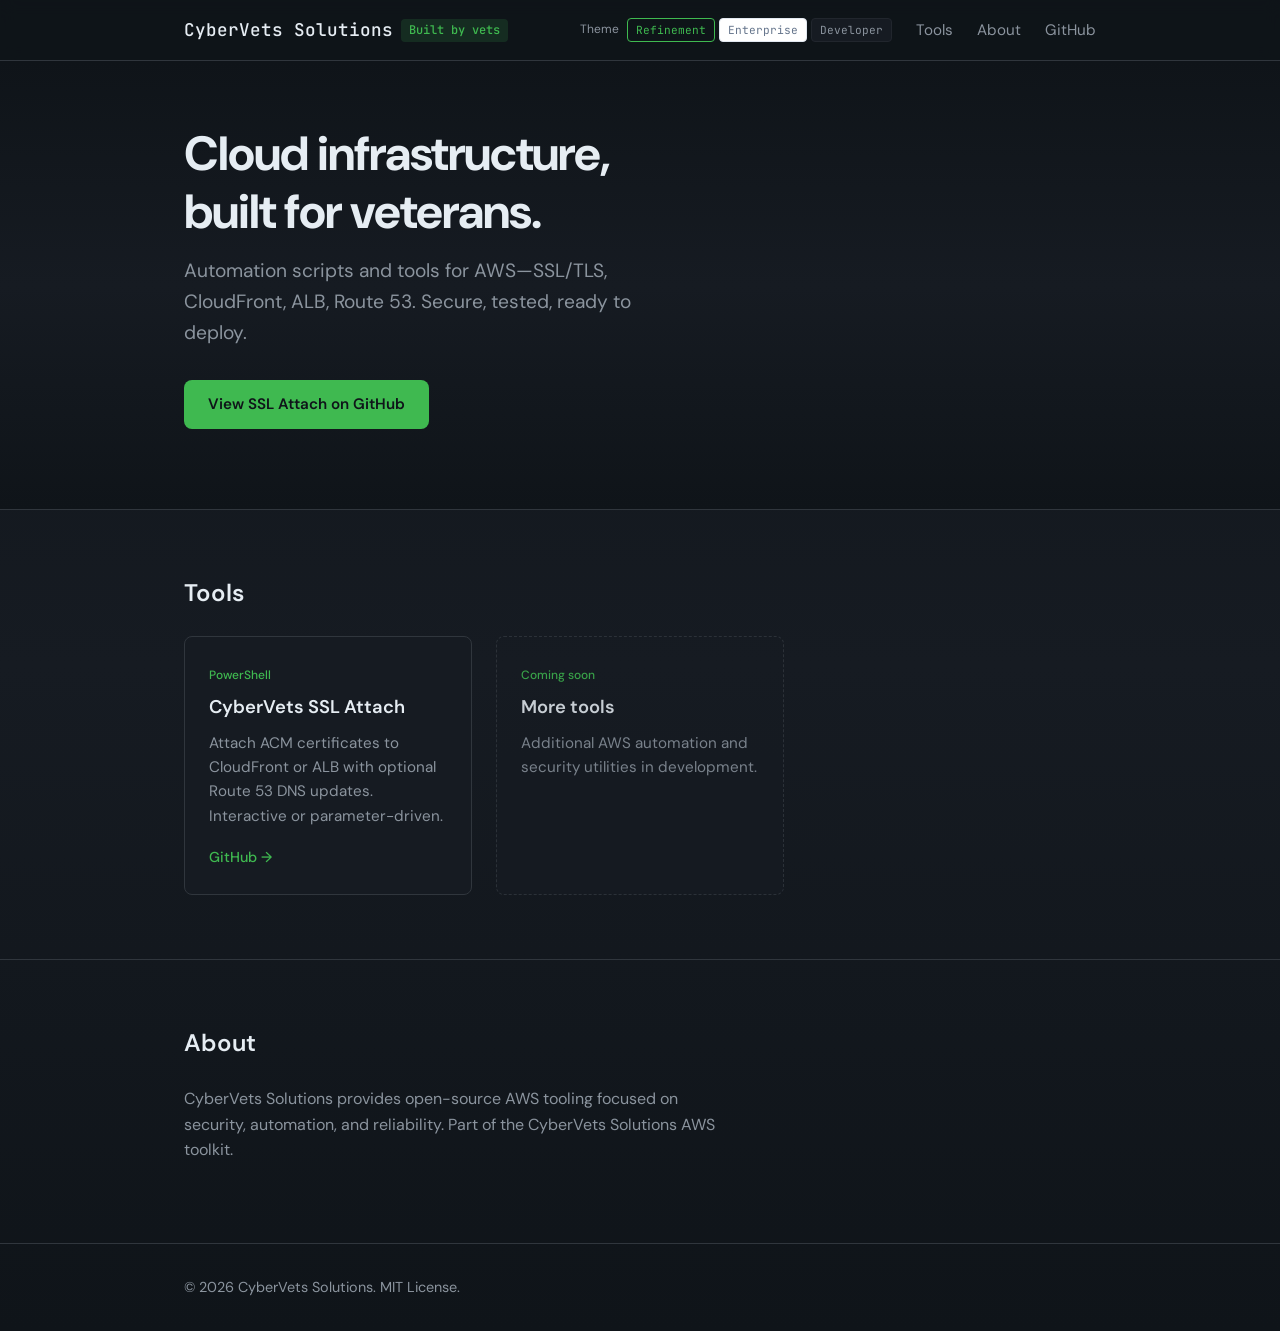
<file: website/index.html>
<!DOCTYPE html>
<html lang="en">
<head>
  <meta charset="UTF-8">
  <meta name="viewport" content="width=device-width, initial-scale=1.0">
  <title>CyberVets Solutions | AWS Cloud & Security</title>
  <meta name="description" content="CyberVets Solutions – AWS cloud infrastructure, SSL/TLS automation, and security tools. Built by veterans, for modern cloud.">
  <link rel="preconnect" href="https://fonts.googleapis.com">
  <link rel="preconnect" href="https://fonts.gstatic.com" crossorigin>
  <link href="https://fonts.googleapis.com/css2?family=DM+Sans:ital,opsz,wght@0,9..40,400;0,9..40,500;0,9..40,600;0,9..40,700&family=JetBrains+Mono:wght@500&family=IBM+Plex+Mono:wght@400;500&display=swap" rel="stylesheet">
  <link rel="stylesheet" href="css/style.css">
</head>
<body data-theme="refinement">
  <header class="header">
    <div class="container">
      <a href="/" class="logo">CyberVets Solutions<span class="hero-badge">Built by vets</span></a>
      <nav class="nav">
        <div class="theme-switcher">
          <span class="theme-label">Theme</span>
          <button type="button" data-theme="refinement" class="active" aria-pressed="true">Refinement</button>
          <button type="button" data-theme="enterprise" aria-pressed="false">Enterprise</button>
          <button type="button" data-theme="developer" aria-pressed="false">Developer</button>
        </div>
        <a href="#tools">Tools</a>
        <a href="#about">About</a>
        <a href="https://github.com/CyberVet13" target="_blank" rel="noopener">GitHub</a>
      </nav>
    </div>
  </header>

  <main>
    <section class="hero">
      <div class="container">
        <h1>Cloud infrastructure,<br>built for veterans.</h1>
        <p class="hero-sub">Automation scripts and tools for AWS—SSL/TLS, CloudFront, ALB, Route 53. Secure, tested, ready to deploy.</p>
        <a href="https://github.com/CyberVet13/cybervets-ssl-attach" class="btn btn-primary" target="_blank" rel="noopener">View SSL Attach on GitHub</a>
      </div>
    </section>

    <section id="tools" class="tools">
      <div class="container">
        <h2>Tools</h2>
        <div class="card-grid">
          <article class="card">
            <span class="card-tag">PowerShell</span>
            <h3>CyberVets SSL Attach</h3>
            <p>Attach ACM certificates to CloudFront or ALB with optional Route 53 DNS updates. Interactive or parameter-driven.</p>
            <a href="https://github.com/CyberVet13/cybervets-ssl-attach" class="card-link" target="_blank" rel="noopener">GitHub →</a>
          </article>
          <article class="card card-coming">
            <span class="card-tag">Coming soon</span>
            <h3>More tools</h3>
            <p>Additional AWS automation and security utilities in development.</p>
          </article>
        </div>
      </div>
    </section>

    <section id="about" class="about">
      <div class="container">
        <h2>About</h2>
        <p>CyberVets Solutions provides open-source AWS tooling focused on security, automation, and reliability. Part of the CyberVets Solutions AWS toolkit.</p>
      </div>
    </section>
  </main>

  <footer class="footer">
    <div class="container">
      <p>© 2026 CyberVets Solutions. MIT License.</p>
    </div>
  </footer>
  <script>
    (function() {
      var KEY = 'cybervets-theme';
      var body = document.body;
      var buttons = document.querySelectorAll('.theme-switcher button');
      function setTheme(theme) {
        body.setAttribute('data-theme', theme);
        try { localStorage.setItem(KEY, theme); } catch (e) {}
        buttons.forEach(function(btn) {
          var isActive = btn.getAttribute('data-theme') === theme;
          btn.classList.toggle('active', isActive);
          btn.setAttribute('aria-pressed', isActive);
        });
      }
      buttons.forEach(function(btn) {
        btn.addEventListener('click', function() { setTheme(btn.getAttribute('data-theme')); });
      });
      try {
        var saved = localStorage.getItem(KEY);
        if (saved && ['refinement','enterprise','developer'].indexOf(saved) >= 0) setTheme(saved);
      } catch (e) {}
    })();
  </script>
</body>
</html>
</file>
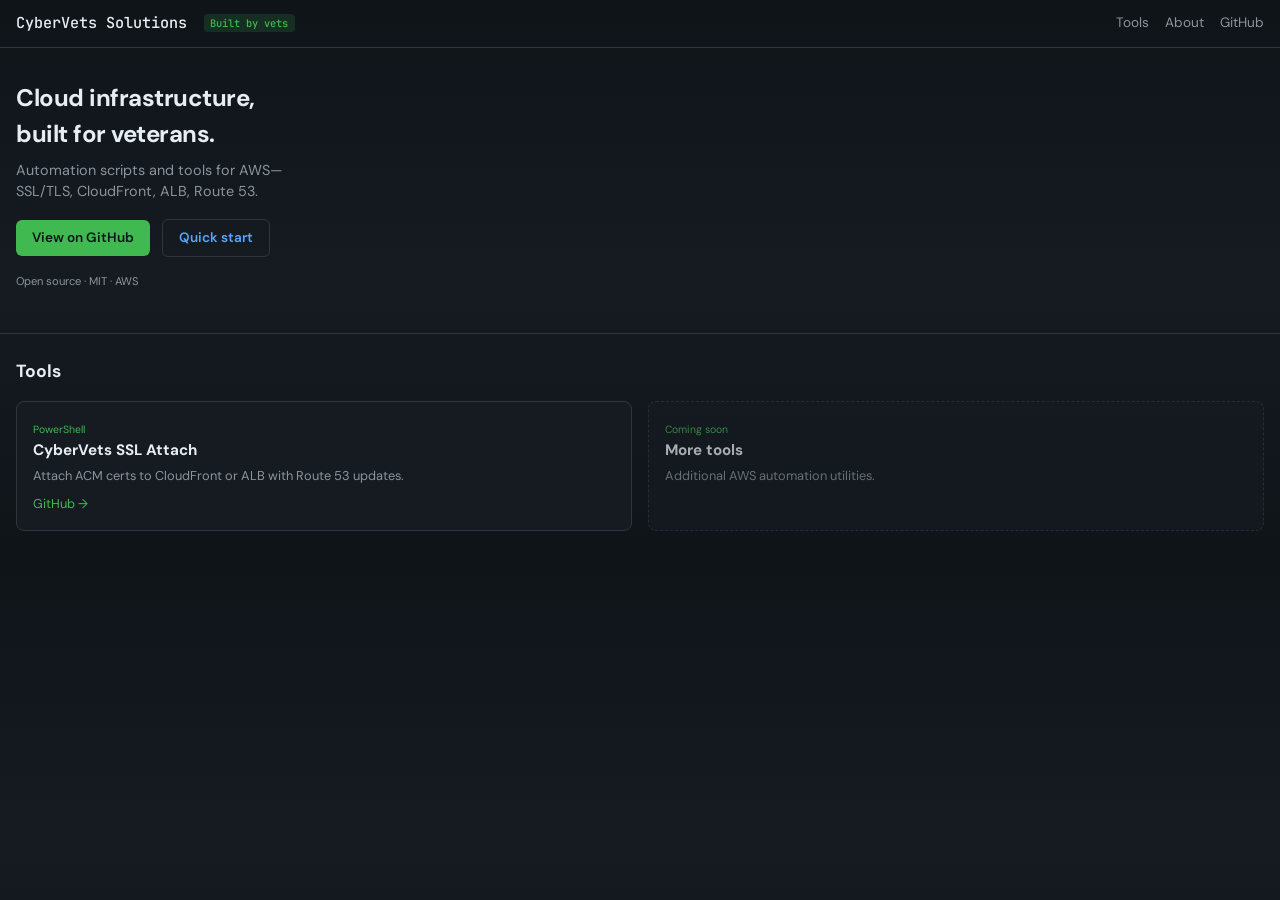
<file: website/design-preview-a.html>
<!DOCTYPE html>
<html lang="en">
<head>
  <meta charset="UTF-8">
  <meta name="viewport" content="width=device-width, initial-scale=1.0">
  <link href="https://fonts.googleapis.com/css2?family=DM+Sans:wght@400;500;600;700&family=JetBrains+Mono:wght@500&display=swap" rel="stylesheet">
  <style>
    * { box-sizing: border-box; }
    body { margin: 0; font-family: 'DM Sans', sans-serif; font-size: 14px; line-height: 1.5; color: #e6edf3; background: linear-gradient(180deg, #0f1419 0%, #161b22 50%, #0f1419 100%); min-height: 100%; }
    .container { max-width: 100%; padding: 0 1rem; }
    .header { display: flex; justify-content: space-between; align-items: center; padding: 0.75rem 0; border-bottom: 1px solid #30363d; }
    .logo { font-family: 'JetBrains Mono', monospace; font-weight: 500; color: #e6edf3; text-decoration: none; font-size: 0.95rem; }
    .logo:hover { color: #3fb950; }
    .badge { font-size: 0.65rem; color: #3fb950; background: rgba(63,185,80,0.15); padding: 0.15rem 0.4rem; border-radius: 4px; margin-left: 0.5rem; vertical-align: middle; }
    .nav { display: flex; gap: 1rem; }
    .nav a { color: #8b949e; text-decoration: none; font-size: 0.85rem; }
    .nav a:hover { color: #3fb950; }
    .hero { padding: 2rem 0; }
    .hero h1 { font-size: 1.5rem; font-weight: 700; margin: 0 0 0.5rem; letter-spacing: -0.02em; }
    .hero-sub { color: #8b949e; font-size: 0.9rem; margin: 0 0 1rem; max-width: 28ch; }
    .btn { display: inline-block; padding: 0.5rem 1rem; font-size: 0.85rem; font-weight: 600; text-decoration: none; border-radius: 6px; transition: all 0.2s; }
    .btn-primary { background: #3fb950; color: #0f1419; }
    .btn-primary:hover { background: #56d364; transform: translateY(-1px); }
    .btn-secondary { background: transparent; color: #58a6ff; border: 1px solid #30363d; margin-left: 0.5rem; }
    .btn-secondary:hover { border-color: #58a6ff; }
    .tools { padding: 1.5rem 0; border-top: 1px solid #30363d; }
    .tools h2 { font-size: 1.1rem; margin: 0 0 1rem; }
    .card-grid { display: grid; grid-template-columns: 1fr 1fr; gap: 1rem; }
    .card { background: #161b22; border: 1px solid #30363d; border-radius: 8px; padding: 1rem; transition: transform 0.2s, box-shadow 0.2s; }
    .card:hover { transform: translateY(-2px); box-shadow: 0 8px 24px rgba(0,0,0,0.3); border-color: #3fb950; }
    .card-tag { font-size: 0.65rem; color: #3fb950; margin-bottom: 0.25rem; }
    .card h3 { font-size: 0.95rem; margin: 0 0 0.25rem; }
    .card p { color: #8b949e; font-size: 0.8rem; margin: 0 0 0.5rem; }
    .card-link { font-size: 0.8rem; color: #3fb950; text-decoration: none; }
    .card-link:hover { color: #56d364; }
    .trust { font-size: 0.7rem; color: #8b949e; margin-top: 1rem; }
  </style>
</head>
<body>
  <header class="header">
    <div class="container" style="display: flex; justify-content: space-between; align-items: center; width: 100%;">
      <a href="#" class="logo">CyberVets Solutions <span class="badge">Built by vets</span></a>
      <nav class="nav"><a href="#tools">Tools</a><a href="#about">About</a><a href="#">GitHub</a></nav>
    </div>
  </header>
  <main>
    <section class="hero">
      <div class="container">
        <h1>Cloud infrastructure,<br>built for veterans.</h1>
        <p class="hero-sub">Automation scripts and tools for AWS—SSL/TLS, CloudFront, ALB, Route 53.</p>
        <a href="#" class="btn btn-primary">View on GitHub</a>
        <a href="#" class="btn btn-secondary">Quick start</a>
        <p class="trust">Open source · MIT · AWS</p>
      </div>
    </section>
    <section class="tools">
      <div class="container">
        <h2>Tools</h2>
        <div class="card-grid">
          <article class="card">
            <span class="card-tag">PowerShell</span>
            <h3>CyberVets SSL Attach</h3>
            <p>Attach ACM certs to CloudFront or ALB with Route 53 updates.</p>
            <a href="#" class="card-link">GitHub →</a>
          </article>
          <article class="card" style="opacity: 0.7; border-style: dashed;">
            <span class="card-tag">Coming soon</span>
            <h3>More tools</h3>
            <p>Additional AWS automation utilities.</p>
          </article>
        </div>
      </div>
    </section>
  </main>
</body>
</html>
</file>
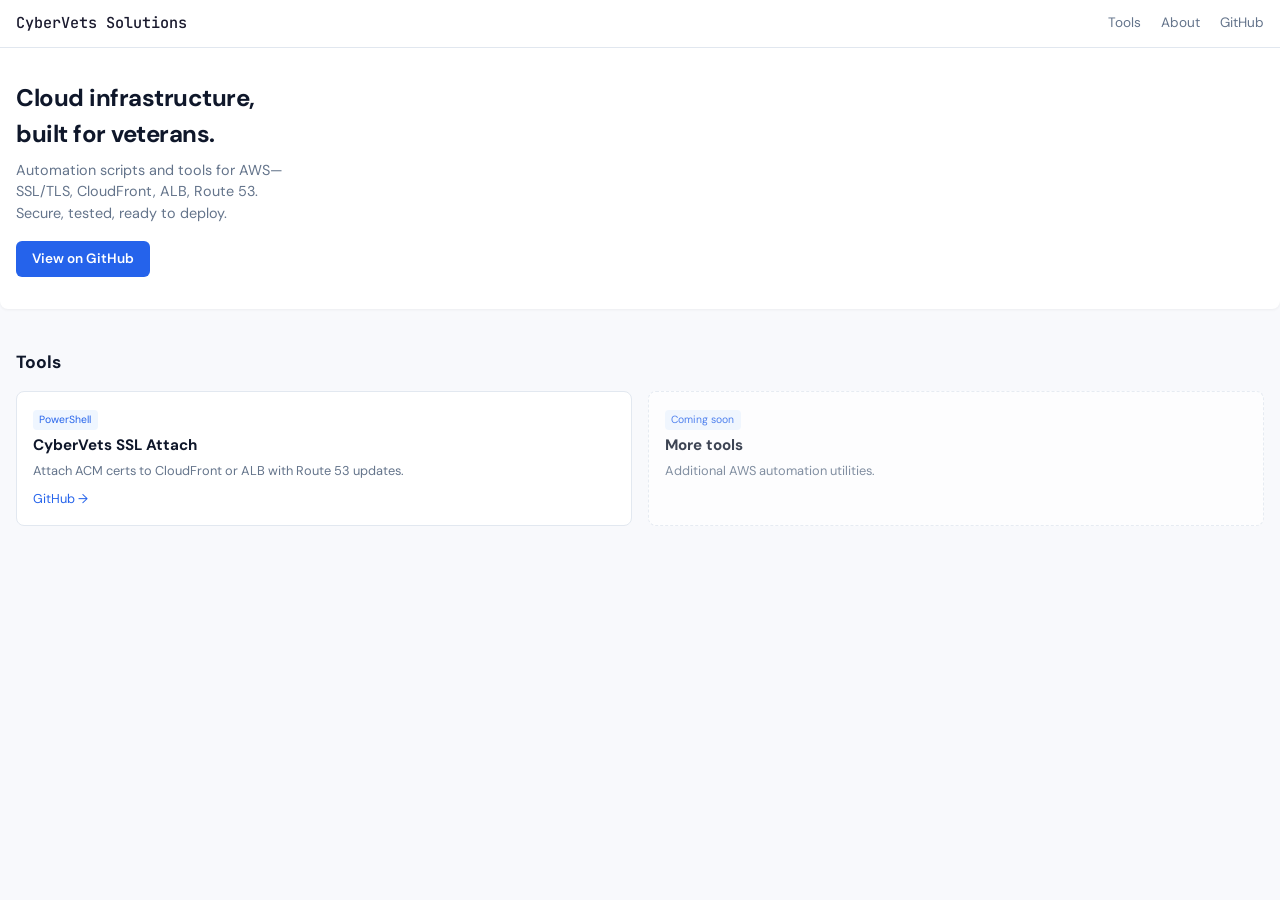
<file: website/design-preview-b.html>
<!DOCTYPE html>
<html lang="en">
<head>
  <meta charset="UTF-8">
  <meta name="viewport" content="width=device-width, initial-scale=1.0">
  <link href="https://fonts.googleapis.com/css2?family=DM+Sans:wght@400;500;600;700&family=JetBrains+Mono:wght@500&display=swap" rel="stylesheet">
  <style>
    * { box-sizing: border-box; }
    body { margin: 0; font-family: 'DM Sans', sans-serif; font-size: 14px; line-height: 1.5; color: #1a1a2e; background: #f8f9fc; min-height: 100%; }
    .container { max-width: 100%; padding: 0 1rem; }
    .header { display: flex; justify-content: space-between; align-items: center; padding: 0.75rem 0; border-bottom: 1px solid #e2e8f0; background: #fff; }
    .logo { font-family: 'JetBrains Mono', monospace; font-weight: 500; color: #1a1a2e; text-decoration: none; font-size: 0.95rem; }
    .logo:hover { color: #2563eb; }
    .nav { display: flex; gap: 1.25rem; }
    .nav a { color: #64748b; text-decoration: none; font-size: 0.85rem; }
    .nav a:hover { color: #2563eb; }
    .hero { padding: 2rem 0; background: #fff; margin-bottom: 1rem; border-radius: 0 0 8px 8px; box-shadow: 0 1px 3px rgba(0,0,0,0.05); }
    .hero h1 { font-size: 1.5rem; font-weight: 700; margin: 0 0 0.5rem; letter-spacing: -0.02em; color: #0f172a; }
    .hero-sub { color: #64748b; font-size: 0.9rem; margin: 0 0 1rem; max-width: 28ch; }
    .btn { display: inline-block; padding: 0.5rem 1rem; font-size: 0.85rem; font-weight: 600; text-decoration: none; border-radius: 6px; transition: all 0.2s; }
    .btn-primary { background: #2563eb; color: #fff; }
    .btn-primary:hover { background: #1d4ed8; }
    .tools { padding: 1.5rem 0; }
    .tools h2 { font-size: 1.1rem; margin: 0 0 1rem; color: #0f172a; }
    .card-grid { display: grid; grid-template-columns: 1fr 1fr; gap: 1rem; }
    .card { background: #fff; border: 1px solid #e2e8f0; border-radius: 8px; padding: 1rem; transition: box-shadow 0.2s; }
    .card:hover { box-shadow: 0 4px 12px rgba(0,0,0,0.08); }
    .card-tag { font-size: 0.65rem; color: #2563eb; background: #eff6ff; padding: 0.15rem 0.4rem; border-radius: 4px; margin-bottom: 0.25rem; display: inline-block; }
    .card h3 { font-size: 0.95rem; margin: 0 0 0.25rem; color: #0f172a; }
    .card p { color: #64748b; font-size: 0.8rem; margin: 0 0 0.5rem; }
    .card-link { font-size: 0.8rem; color: #2563eb; text-decoration: none; }
    .card-link:hover { text-decoration: underline; }
    .card.card-coming { border-style: dashed; opacity: 0.8; }
  </style>
</head>
<body>
  <header class="header">
    <div class="container" style="display: flex; justify-content: space-between; align-items: center; width: 100%;">
      <a href="#" class="logo">CyberVets Solutions</a>
      <nav class="nav"><a href="#tools">Tools</a><a href="#about">About</a><a href="#">GitHub</a></nav>
    </div>
  </header>
  <main>
    <section class="hero">
      <div class="container">
        <h1>Cloud infrastructure,<br>built for veterans.</h1>
        <p class="hero-sub">Automation scripts and tools for AWS—SSL/TLS, CloudFront, ALB, Route 53. Secure, tested, ready to deploy.</p>
        <a href="#" class="btn btn-primary">View on GitHub</a>
      </div>
    </section>
    <section class="tools">
      <div class="container">
        <h2>Tools</h2>
        <div class="card-grid">
          <article class="card">
            <span class="card-tag">PowerShell</span>
            <h3>CyberVets SSL Attach</h3>
            <p>Attach ACM certs to CloudFront or ALB with Route 53 updates.</p>
            <a href="#" class="card-link">GitHub →</a>
          </article>
          <article class="card card-coming">
            <span class="card-tag">Coming soon</span>
            <h3>More tools</h3>
            <p>Additional AWS automation utilities.</p>
          </article>
        </div>
      </div>
    </section>
  </main>
</body>
</html>
</file>
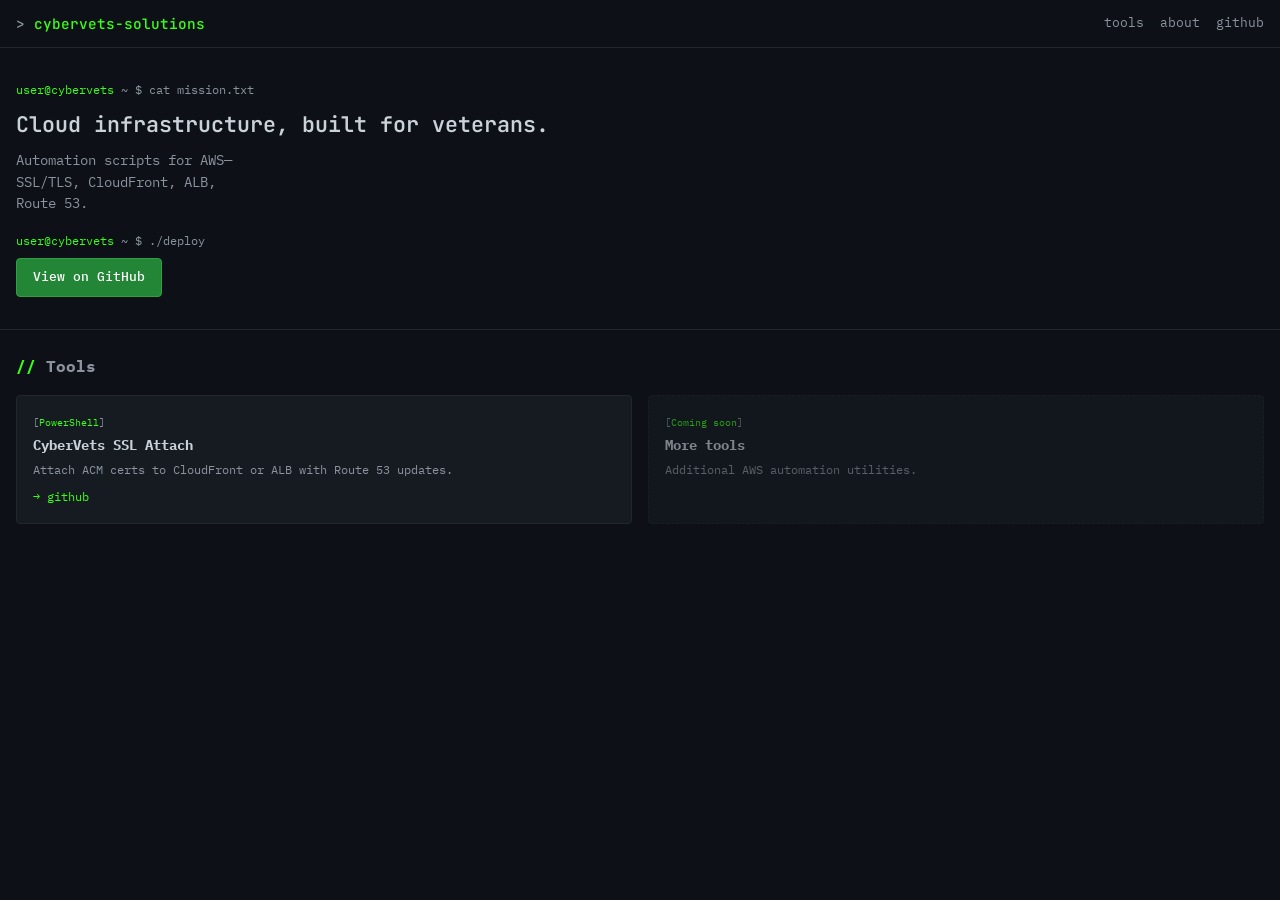
<file: website/design-preview-c.html>
<!DOCTYPE html>
<html lang="en">
<head>
  <meta charset="UTF-8">
  <meta name="viewport" content="width=device-width, initial-scale=1.0">
  <link href="https://fonts.googleapis.com/css2?family=IBM+Plex+Mono:wght@400;500;600&family=JetBrains+Mono:wght@500&display=swap" rel="stylesheet">
  <style>
    * { box-sizing: border-box; }
    body { margin: 0; font-family: 'IBM Plex Mono', 'JetBrains Mono', monospace; font-size: 13px; line-height: 1.6; color: #39ff14; background: #0d1117; min-height: 100%; }
    .container { max-width: 100%; padding: 0 1rem; }
    .header { display: flex; justify-content: space-between; align-items: center; padding: 0.75rem 0; border-bottom: 1px solid #21262d; }
    .logo { font-family: 'JetBrains Mono', monospace; font-weight: 500; color: #39ff14; text-decoration: none; font-size: 0.9rem; }
    .logo:hover { color: #7ee787; }
    .logo::before { content: '> '; color: #8b949e; }
    .nav { display: flex; gap: 1rem; }
    .nav a { color: #8b949e; text-decoration: none; font-size: 0.8rem; }
    .nav a:hover { color: #39ff14; }
    .hero { padding: 2rem 0; }
    .hero h1 { font-size: 1.35rem; font-weight: 600; margin: 0 0 0.5rem; color: #c9d1d9; font-family: 'JetBrains Mono', monospace; }
    .hero-sub { color: #8b949e; font-size: 0.85rem; margin: 0 0 1rem; max-width: 30ch; }
    .cli-prompt { font-size: 0.75rem; color: #8b949e; margin-bottom: 0.5rem; }
    .cli-prompt span { color: #39ff14; }
    .btn { display: inline-block; padding: 0.5rem 1rem; font-size: 0.8rem; font-weight: 500; text-decoration: none; border-radius: 4px; transition: all 0.2s; font-family: inherit; }
    .btn-primary { background: #238636; color: #fff; border: 1px solid #2ea043; }
    .btn-primary:hover { background: #2ea043; }
    .tools { padding: 1.5rem 0; border-top: 1px solid #21262d; }
    .tools h2 { font-size: 1rem; margin: 0 0 1rem; color: #8b949e; }
    .tools h2::before { content: '// '; color: #39ff14; }
    .card-grid { display: grid; grid-template-columns: 1fr 1fr; gap: 1rem; }
    .card { background: #161b22; border: 1px solid #21262d; border-radius: 4px; padding: 1rem; font-size: 0.8rem; }
    .card:hover { border-color: #39ff14; }
    .card-tag { font-size: 0.65rem; color: #39ff14; margin-bottom: 0.25rem; }
    .card-tag::before { content: '['; color: #8b949e; }
    .card-tag::after { content: ']'; color: #8b949e; }
    .card h3 { font-size: 0.9rem; margin: 0 0 0.25rem; color: #c9d1d9; }
    .card p { color: #8b949e; font-size: 0.75rem; margin: 0 0 0.5rem; }
    .card-link { font-size: 0.75rem; color: #39ff14; text-decoration: none; }
    .card-link:hover { color: #7ee787; }
    .card-link::before { content: '→ '; }
    .card.card-coming { opacity: 0.6; border-style: dashed; }
  </style>
</head>
<body>
  <header class="header">
    <div class="container" style="display: flex; justify-content: space-between; align-items: center; width: 100%;">
      <a href="#" class="logo">cybervets-solutions</a>
      <nav class="nav"><a href="#tools">tools</a><a href="#about">about</a><a href="#">github</a></nav>
    </div>
  </header>
  <main>
    <section class="hero">
      <div class="container">
        <div class="cli-prompt"><span>user@cybervets</span> ~ $ cat mission.txt</div>
        <h1>Cloud infrastructure, built for veterans.</h1>
        <p class="hero-sub">Automation scripts for AWS—SSL/TLS, CloudFront, ALB, Route 53.</p>
        <div class="cli-prompt"><span>user@cybervets</span> ~ $ ./deploy</div>
        <a href="#" class="btn btn-primary">View on GitHub</a>
      </div>
    </section>
    <section class="tools">
      <div class="container">
        <h2>Tools</h2>
        <div class="card-grid">
          <article class="card">
            <span class="card-tag">PowerShell</span>
            <h3>CyberVets SSL Attach</h3>
            <p>Attach ACM certs to CloudFront or ALB with Route 53 updates.</p>
            <a href="#" class="card-link">github</a>
          </article>
          <article class="card card-coming">
            <span class="card-tag">Coming soon</span>
            <h3>More tools</h3>
            <p>Additional AWS automation utilities.</p>
          </article>
        </div>
      </div>
    </section>
  </main>
</body>
</html>
</file>
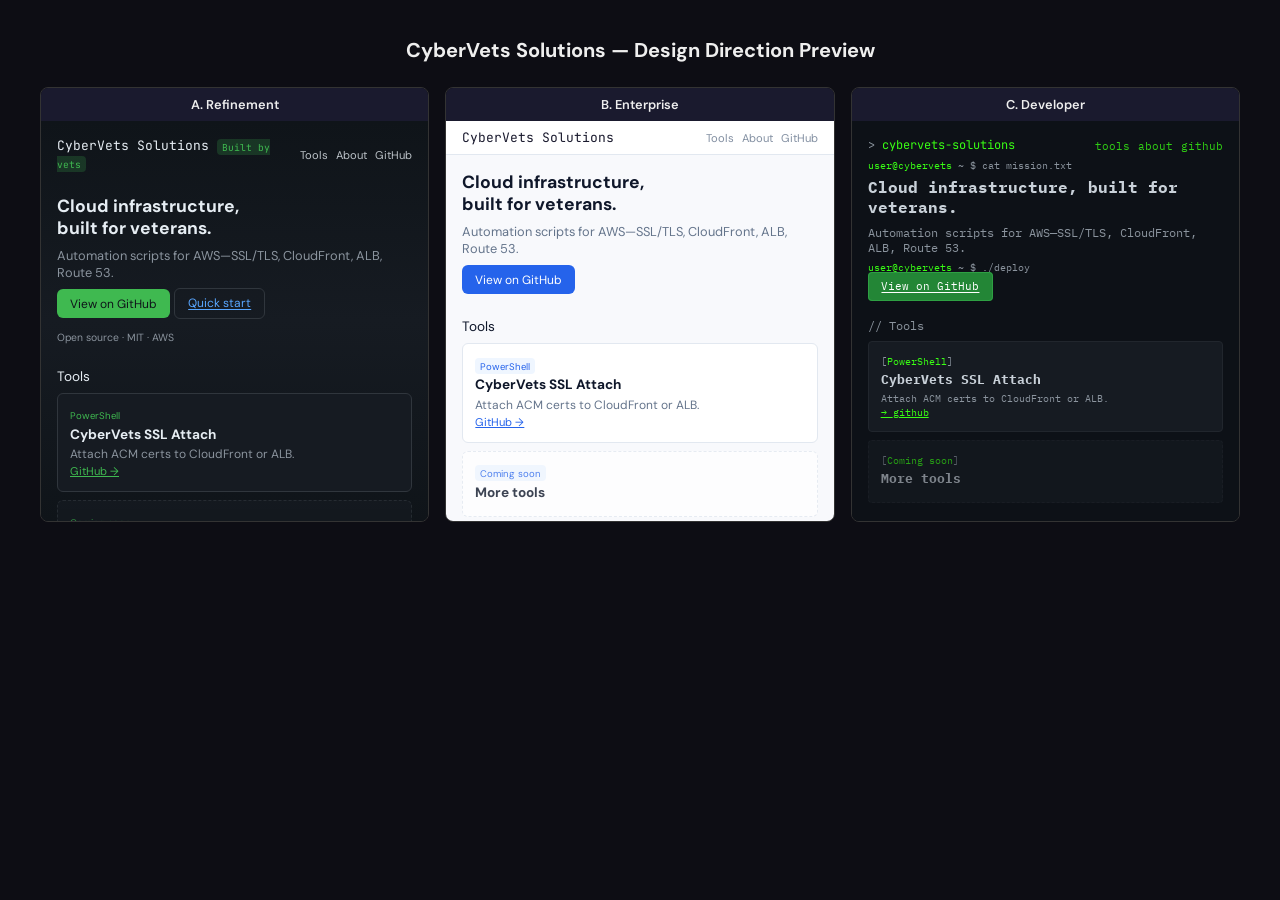
<file: website/design-preview.html>
<!DOCTYPE html>
<html lang="en">
<head>
  <meta charset="UTF-8">
  <meta name="viewport" content="width=device-width, initial-scale=1.0">
  <title>Design Preview | CyberVets Solutions</title>
  <link href="https://fonts.googleapis.com/css2?family=DM+Sans:wght@400;500;600;700&family=JetBrains+Mono:wght@500&family=IBM+Plex+Mono:wght@400;500&display=swap" rel="stylesheet">
  <style>
    * { box-sizing: border-box; }
    body { margin: 0; font-family: 'DM Sans', sans-serif; background: #0d0d14; color: #eee; padding: 1.5rem; }
    h1 { text-align: center; margin-bottom: 1.5rem; font-size: 1.25rem; }
    .preview-row { display: grid; grid-template-columns: repeat(3, 1fr); gap: 1rem; max-width: 1200px; margin: 0 auto; }
    @media (max-width: 900px) { .preview-row { grid-template-columns: 1fr; } }
    .preview-box { border-radius: 8px; overflow: hidden; border: 1px solid #333; }
    .preview-label { padding: 0.5rem; font-size: 0.8rem; text-align: center; background: #1a1a2e; font-weight: 600; }
    .preview-inner { height: 400px; overflow-y: auto; }
    /* Option A */
    .preview-a .preview-inner { background: linear-gradient(180deg, #0f1419 0%, #161b22 50%, #0f1419 100%); font-family: 'DM Sans', sans-serif; font-size: 13px; color: #e6edf3; padding: 1rem; }
    .preview-a .logo { font-family: 'JetBrains Mono', monospace; color: #e6edf3; }
    .preview-a .badge { font-size: 0.6rem; color: #3fb950; background: rgba(63,185,80,0.2); padding: 0.1rem 0.3rem; border-radius: 4px; }
    .preview-a .btn-pri { background: #3fb950; color: #0f1419; padding: 0.4rem 0.8rem; border-radius: 6px; font-size: 0.75rem; text-decoration: none; display: inline-block; margin-top: 0.5rem; }
    .preview-a .btn-sec { background: transparent; color: #58a6ff; border: 1px solid #30363d; padding: 0.4rem 0.8rem; border-radius: 6px; font-size: 0.75rem; margin-left: 0.3rem; }
    .preview-a .card { background: #161b22; border: 1px solid #30363d; border-radius: 6px; padding: 0.75rem; margin-top: 0.5rem; }
    .preview-a .card:hover { border-color: #3fb950; }
    .preview-a .card-tag { font-size: 0.6rem; color: #3fb950; }
    .preview-a .card-link { font-size: 0.7rem; color: #3fb950; }
    /* Option B */
    .preview-b .preview-inner { background: #f8f9fc; font-family: 'DM Sans', sans-serif; font-size: 13px; color: #1a1a2e; padding: 1rem; }
    .preview-b .logo { font-family: 'JetBrains Mono', monospace; color: #1a1a2e; }
    .preview-b .header-wrap { background: #fff; padding: 0.5rem 0; border-bottom: 1px solid #e2e8f0; margin: -1rem -1rem 1rem -1rem; padding: 0.5rem 1rem; }
    .preview-b .btn-pri { background: #2563eb; color: #fff; padding: 0.4rem 0.8rem; border-radius: 6px; font-size: 0.75rem; text-decoration: none; display: inline-block; margin-top: 0.5rem; }
    .preview-b .card { background: #fff; border: 1px solid #e2e8f0; border-radius: 6px; padding: 0.75rem; margin-top: 0.5rem; }
    .preview-b .card-tag { font-size: 0.6rem; color: #2563eb; background: #eff6ff; padding: 0.1rem 0.3rem; border-radius: 4px; }
    .preview-b .card-link { font-size: 0.7rem; color: #2563eb; }
    .preview-b .muted { color: #64748b; }
    /* Option C */
    .preview-c .preview-inner { background: #0d1117; font-family: 'IBM Plex Mono', 'JetBrains Mono', monospace; font-size: 12px; color: #39ff14; padding: 1rem; }
    .preview-c .logo { font-family: 'JetBrains Mono', monospace; color: #39ff14; }
    .preview-c .logo::before { content: '> '; color: #8b949e; }
    .preview-c .cli { font-size: 0.65rem; color: #8b949e; margin: 0.3rem 0; }
    .preview-c .cli span { color: #39ff14; }
    .preview-c .btn-pri { background: #238636; color: #fff; border: 1px solid #2ea043; padding: 0.4rem 0.8rem; border-radius: 4px; font-size: 0.7rem; font-family: inherit; margin-top: 0.5rem; }
    .preview-c .card { background: #161b22; border: 1px solid #21262d; border-radius: 4px; padding: 0.75rem; margin-top: 0.5rem; font-size: 0.7rem; }
    .preview-c .card:hover { border-color: #39ff14; }
    .preview-c .card-tag { font-size: 0.6rem; color: #39ff14; }
    .preview-c .card-tag::before { content: '['; color: #8b949e; }
    .preview-c .card-tag::after { content: ']'; color: #8b949e; }
    .preview-c .card-link { font-size: 0.65rem; color: #39ff14; }
    .preview-c .card-link::before { content: '→ '; }
    .preview-c .muted { color: #8b949e; }
    .preview-c .card h3 { color: #c9d1d9; }
    .flex { display: flex; justify-content: space-between; align-items: center; }
    .nav a { color: inherit; text-decoration: none; font-size: 0.7rem; margin-left: 0.5rem; opacity: 0.8; }
    .nav a:hover { opacity: 1; }
  </style>
</head>
<body>
  <h1>CyberVets Solutions — Design Direction Preview</h1>
  <div class="preview-row">
    <div class="preview-box preview-a">
      <div class="preview-label">A. Refinement</div>
      <div class="preview-inner">
        <div class="flex"><span class="logo">CyberVets Solutions <span class="badge">Built by vets</span></span><nav class="nav"><a href="#">Tools</a><a href="#">About</a><a href="#">GitHub</a></nav></div>
        <h2 style="font-size:1.1rem;margin:1.5rem 0 0.5rem">Cloud infrastructure,<br>built for veterans.</h2>
        <p style="color:#8b949e;font-size:0.8rem;margin:0">Automation scripts for AWS—SSL/TLS, CloudFront, ALB, Route 53.</p>
        <a href="#" class="btn-pri">View on GitHub</a><a href="#" class="btn-sec">Quick start</a>
        <p style="font-size:0.65rem;color:#8b949e;margin-top:0.8rem">Open source · MIT · AWS</p>
        <p style="font-size:0.85rem;margin-top:1.5rem;margin-bottom:0.3rem">Tools</p>
        <div class="card"><span class="card-tag">PowerShell</span><h3 style="margin:0.2rem 0;font-size:0.85rem">CyberVets SSL Attach</h3><p style="margin:0;font-size:0.75rem;color:#8b949e">Attach ACM certs to CloudFront or ALB.</p><a href="#" class="card-link">GitHub →</a></div>
        <div class="card" style="opacity:0.7;border-style:dashed"><span class="card-tag">Coming soon</span><h3 style="margin:0.2rem 0;font-size:0.85rem">More tools</h3></div>
      </div>
    </div>
    <div class="preview-box preview-b">
      <div class="preview-label">B. Enterprise</div>
      <div class="preview-inner">
        <div class="header-wrap flex"><span class="logo">CyberVets Solutions</span><nav class="nav"><a href="#" style="color:#64748b">Tools</a><a href="#" style="color:#64748b">About</a><a href="#" style="color:#64748b">GitHub</a></nav></div>
        <h2 style="font-size:1.1rem;margin:0 0 0.5rem;color:#0f172a">Cloud infrastructure,<br>built for veterans.</h2>
        <p class="muted" style="font-size:0.8rem;margin:0">Automation scripts for AWS—SSL/TLS, CloudFront, ALB, Route 53.</p>
        <a href="#" class="btn-pri">View on GitHub</a>
        <p style="font-size:0.85rem;margin-top:1.5rem;margin-bottom:0.3rem;color:#0f172a">Tools</p>
        <div class="card"><span class="card-tag">PowerShell</span><h3 style="margin:0.2rem 0;font-size:0.85rem;color:#0f172a">CyberVets SSL Attach</h3><p class="muted" style="margin:0;font-size:0.75rem">Attach ACM certs to CloudFront or ALB.</p><a href="#" class="card-link">GitHub →</a></div>
        <div class="card" style="border-style:dashed;opacity:0.8"><span class="card-tag">Coming soon</span><h3 style="margin:0.2rem 0;font-size:0.85rem;color:#0f172a">More tools</h3></div>
      </div>
    </div>
    <div class="preview-box preview-c">
      <div class="preview-label">C. Developer</div>
      <div class="preview-inner">
        <div class="flex"><span class="logo">cybervets-solutions</span><nav class="nav"><a href="#">tools</a><a href="#">about</a><a href="#">github</a></nav></div>
        <div class="cli"><span>user@cybervets</span> ~ $ cat mission.txt</div>
        <h2 style="font-size:1rem;margin:0.3rem 0 0.5rem;color:#c9d1d9;font-family:inherit">Cloud infrastructure, built for veterans.</h2>
        <p class="muted" style="font-size:0.75rem;margin:0">Automation scripts for AWS—SSL/TLS, CloudFront, ALB, Route 53.</p>
        <div class="cli"><span>user@cybervets</span> ~ $ ./deploy</div>
        <a href="#" class="btn-pri">View on GitHub</a>
        <p style="font-size:0.75rem;margin-top:1.5rem;margin-bottom:0.3rem" class="muted">// Tools</p>
        <div class="card"><span class="card-tag">PowerShell</span><h3 style="margin:0.2rem 0;font-size:0.8rem">CyberVets SSL Attach</h3><p class="muted" style="margin:0;font-size:0.65rem">Attach ACM certs to CloudFront or ALB.</p><a href="#" class="card-link">github</a></div>
        <div class="card" style="opacity:0.6;border-style:dashed"><span class="card-tag">Coming soon</span><h3 style="margin:0.2rem 0;font-size:0.8rem">More tools</h3></div>
      </div>
    </div>
  </div>
</body>
</html>
</file>
<file: website/css/style.css>
/* CyberVets Solutions – AWS static site (theme switcher: refinement | enterprise | developer) */

:root,
[data-theme="refinement"] {
  --bg: #0f1419;
  --bg-hero: linear-gradient(180deg, #0f1419 0%, #161b22 50%, #0f1419 100%);
  --bg-elevated: #161b22;
  --text: #e6edf3;
  --text-muted: #8b949e;
  --accent: #3fb950;
  --accent-hover: #56d364;
  --accent-secondary: #58a6ff;
  --border: #30363d;
  --radius: 8px;
  --header-bg: rgba(15, 20, 25, 0.9);
  --font-sans: 'DM Sans', system-ui, sans-serif;
  --font-mono: 'JetBrains Mono', monospace;
  --card-hover: translateY(-2px);
  --card-hover-shadow: 0 8px 24px rgba(0,0,0,0.3);
}

[data-theme="enterprise"] {
  --bg: #f8f9fc;
  --bg-hero: #fff;
  --bg-elevated: #fff;
  --text: #0f172a;
  --text-muted: #64748b;
  --accent: #2563eb;
  --accent-hover: #1d4ed8;
  --accent-secondary: #3b82f6;
  --border: #e2e8f0;
  --radius: 8px;
  --header-bg: #fff;
  --font-sans: 'DM Sans', system-ui, sans-serif;
  --font-mono: 'JetBrains Mono', monospace;
  --card-hover: none;
  --card-hover-shadow: 0 4px 12px rgba(0,0,0,0.08);
}

[data-theme="developer"] {
  --bg: #0d1117;
  --bg-hero: #0d1117;
  --bg-elevated: #161b22;
  --text: #39ff14;
  --text-muted: #8b949e;
  --accent: #39ff14;
  --accent-hover: #7ee787;
  --accent-secondary: #39ff14;
  --border: #21262d;
  --radius: 4px;
  --header-bg: rgba(13, 17, 23, 0.95);
  --font-sans: 'IBM Plex Mono', 'JetBrains Mono', monospace;
  --font-mono: 'JetBrains Mono', monospace;
  --card-hover: none;
  --card-hover-shadow: none;
}

* {
  box-sizing: border-box;
}

html {
  scroll-behavior: smooth;
}

body {
  margin: 0;
  font-family: var(--font-sans);
  font-size: 16px;
  line-height: 1.6;
  color: var(--text);
  background: var(--bg);
  -webkit-font-smoothing: antialiased;
  transition: background 0.3s, color 0.3s;
}

body[data-theme="refinement"] {
  background: var(--bg-hero);
}

.container {
  max-width: 960px;
  margin: 0 auto;
  padding: 0 1.5rem;
}

/* Theme switcher */
.theme-switcher {
  display: flex;
  align-items: center;
  gap: 0.25rem;
}

.theme-label {
  font-size: 0.75rem;
  color: var(--text-muted);
  margin-right: 0.25rem;
}

.theme-switcher button {
  padding: 0.25rem 0.5rem;
  font-size: 0.7rem;
  font-family: var(--font-mono);
  background: var(--bg-elevated);
  color: var(--text-muted);
  border: 1px solid var(--border);
  border-radius: 4px;
  cursor: pointer;
  transition: color 0.2s, border-color 0.2s, background 0.2s;
}

.theme-switcher button:hover {
  color: var(--accent);
  border-color: var(--accent);
}

.theme-switcher button.active {
  color: var(--accent);
  border-color: var(--accent);
  background: transparent;
}

/* Header */
.header {
  position: sticky;
  top: 0;
  z-index: 100;
  background: var(--header-bg);
  backdrop-filter: blur(8px);
  border-bottom: 1px solid var(--border);
  transition: background 0.3s, border-color 0.3s;
}

.header .container {
  display: flex;
  align-items: center;
  justify-content: space-between;
  padding-block: 1rem;
  flex-wrap: wrap;
  gap: 0.75rem;
}

.logo {
  font-family: var(--font-mono);
  font-weight: 500;
  font-size: 1.1rem;
  color: var(--text);
  text-decoration: none;
  transition: color 0.2s;
}

[data-theme="developer"] .logo::before {
  content: '> ';
  color: var(--text-muted);
}

.logo:hover {
  color: var(--accent);
}

.nav {
  display: flex;
  align-items: center;
  gap: 1.5rem;
}

.nav a {
  color: var(--text-muted);
  text-decoration: none;
  font-size: 0.95rem;
  transition: color 0.2s;
}

.nav a:hover {
  color: var(--accent);
}

/* Hero */
.hero {
  padding: 4rem 0 5rem;
  background: var(--bg-hero);
  transition: background 0.3s;
}

[data-theme="enterprise"] .hero {
  box-shadow: 0 1px 3px rgba(0,0,0,0.05);
  margin-bottom: 0;
}

.hero h1 {
  font-size: clamp(2rem, 5vw, 3rem);
  font-weight: 700;
  line-height: 1.2;
  margin: 0 0 1rem;
  letter-spacing: -0.02em;
  color: var(--text);
}

[data-theme="developer"] .hero h1 {
  color: #c9d1d9;
}

.hero-sub {
  font-size: 1.2rem;
  color: var(--text-muted);
  max-width: 36ch;
  margin: 0 0 2rem;
}

.hero-badge {
  font-size: 0.75rem;
  color: var(--accent);
  background: rgba(63, 185, 80, 0.15);
  padding: 0.2rem 0.5rem;
  border-radius: 4px;
  margin-left: 0.5rem;
  vertical-align: middle;
}

[data-theme="enterprise"] .hero-badge {
  background: #eff6ff;
  color: var(--accent);
}

[data-theme="developer"] .hero-badge {
  display: none;
}

.btn {
  display: inline-block;
  padding: 0.75rem 1.5rem;
  font-family: inherit;
  font-size: 0.95rem;
  font-weight: 600;
  text-decoration: none;
  border-radius: var(--radius);
  transition: background 0.2s, color 0.2s, border-color 0.2s;
}

.btn-primary {
  background: var(--accent);
  color: #0f1419;
}

[data-theme="enterprise"] .btn-primary {
  color: #fff;
}

[data-theme="developer"] .btn-primary {
  background: #238636;
  color: #fff;
  border: 1px solid #2ea043;
}

.btn-primary:hover {
  background: var(--accent-hover);
}

/* Tools */
.tools {
  padding: 4rem 0;
  border-top: 1px solid var(--border);
  transition: border-color 0.3s;
}

.tools h2,
.about h2 {
  font-size: 1.5rem;
  font-weight: 600;
  margin: 0 0 1.5rem;
  color: var(--text);
}

[data-theme="developer"] .tools h2::before,
[data-theme="developer"] .about h2::before {
  content: '// ';
  color: var(--accent);
}

.card-grid {
  display: grid;
  grid-template-columns: repeat(auto-fill, minmax(280px, 1fr));
  gap: 1.5rem;
}

.card {
  background: var(--bg-elevated);
  border: 1px solid var(--border);
  border-radius: var(--radius);
  padding: 1.5rem;
  transition: transform 0.2s, box-shadow 0.2s, border-color 0.2s, background 0.3s;
}

.card:hover {
  transform: var(--card-hover);
  box-shadow: var(--card-hover-shadow);
  border-color: var(--accent);
}

.card-tag {
  display: inline-block;
  font-size: 0.75rem;
  font-weight: 500;
  color: var(--accent);
  margin-bottom: 0.5rem;
}

[data-theme="enterprise"] .card-tag {
  background: #eff6ff;
  padding: 0.15rem 0.4rem;
  border-radius: 4px;
}

[data-theme="developer"] .card-tag::before {
  content: '[';
  color: var(--text-muted);
}

[data-theme="developer"] .card-tag::after {
  content: ']';
  color: var(--text-muted);
}

.card h3 {
  font-size: 1.15rem;
  font-weight: 600;
  margin: 0 0 0.5rem;
  color: var(--text);
}

[data-theme="developer"] .card h3 {
  color: #c9d1d9;
}

.card p {
  color: var(--text-muted);
  font-size: 0.95rem;
  margin: 0 0 1rem;
}

.card.card-coming {
  opacity: 0.85;
  border-style: dashed;
}

.card-link {
  font-size: 0.9rem;
  font-weight: 500;
  color: var(--accent);
  text-decoration: none;
  transition: color 0.2s;
}

[data-theme="developer"] .card-link::before {
  content: '→ ';
}

.card-link:hover {
  color: var(--accent-hover);
}

/* About */
.about {
  padding: 4rem 0;
  border-top: 1px solid var(--border);
  transition: border-color 0.3s;
}

.about p {
  color: var(--text-muted);
  max-width: 50ch;
}

/* Footer */
.footer {
  padding: 2rem 0;
  border-top: 1px solid var(--border);
  transition: border-color 0.3s;
}

.footer p {
  margin: 0;
  font-size: 0.9rem;
  color: var(--text-muted);
}
</file>
